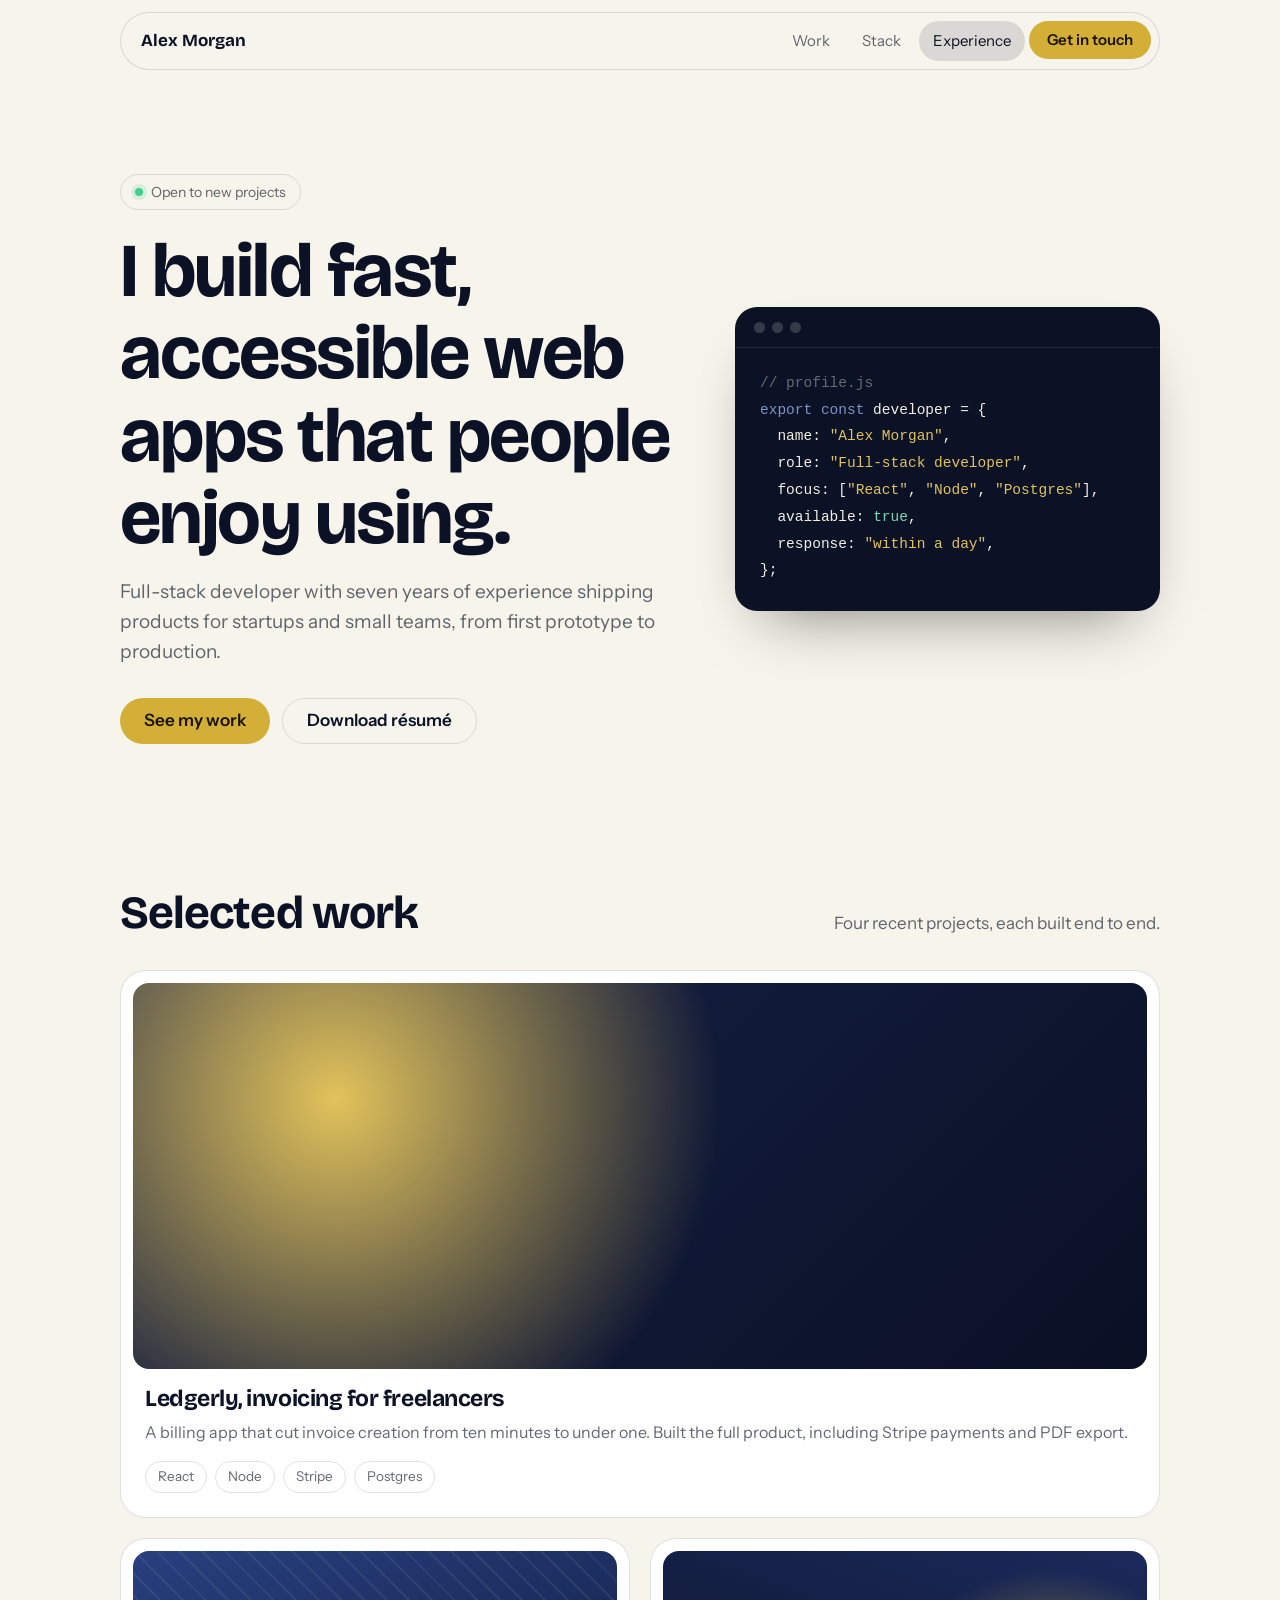
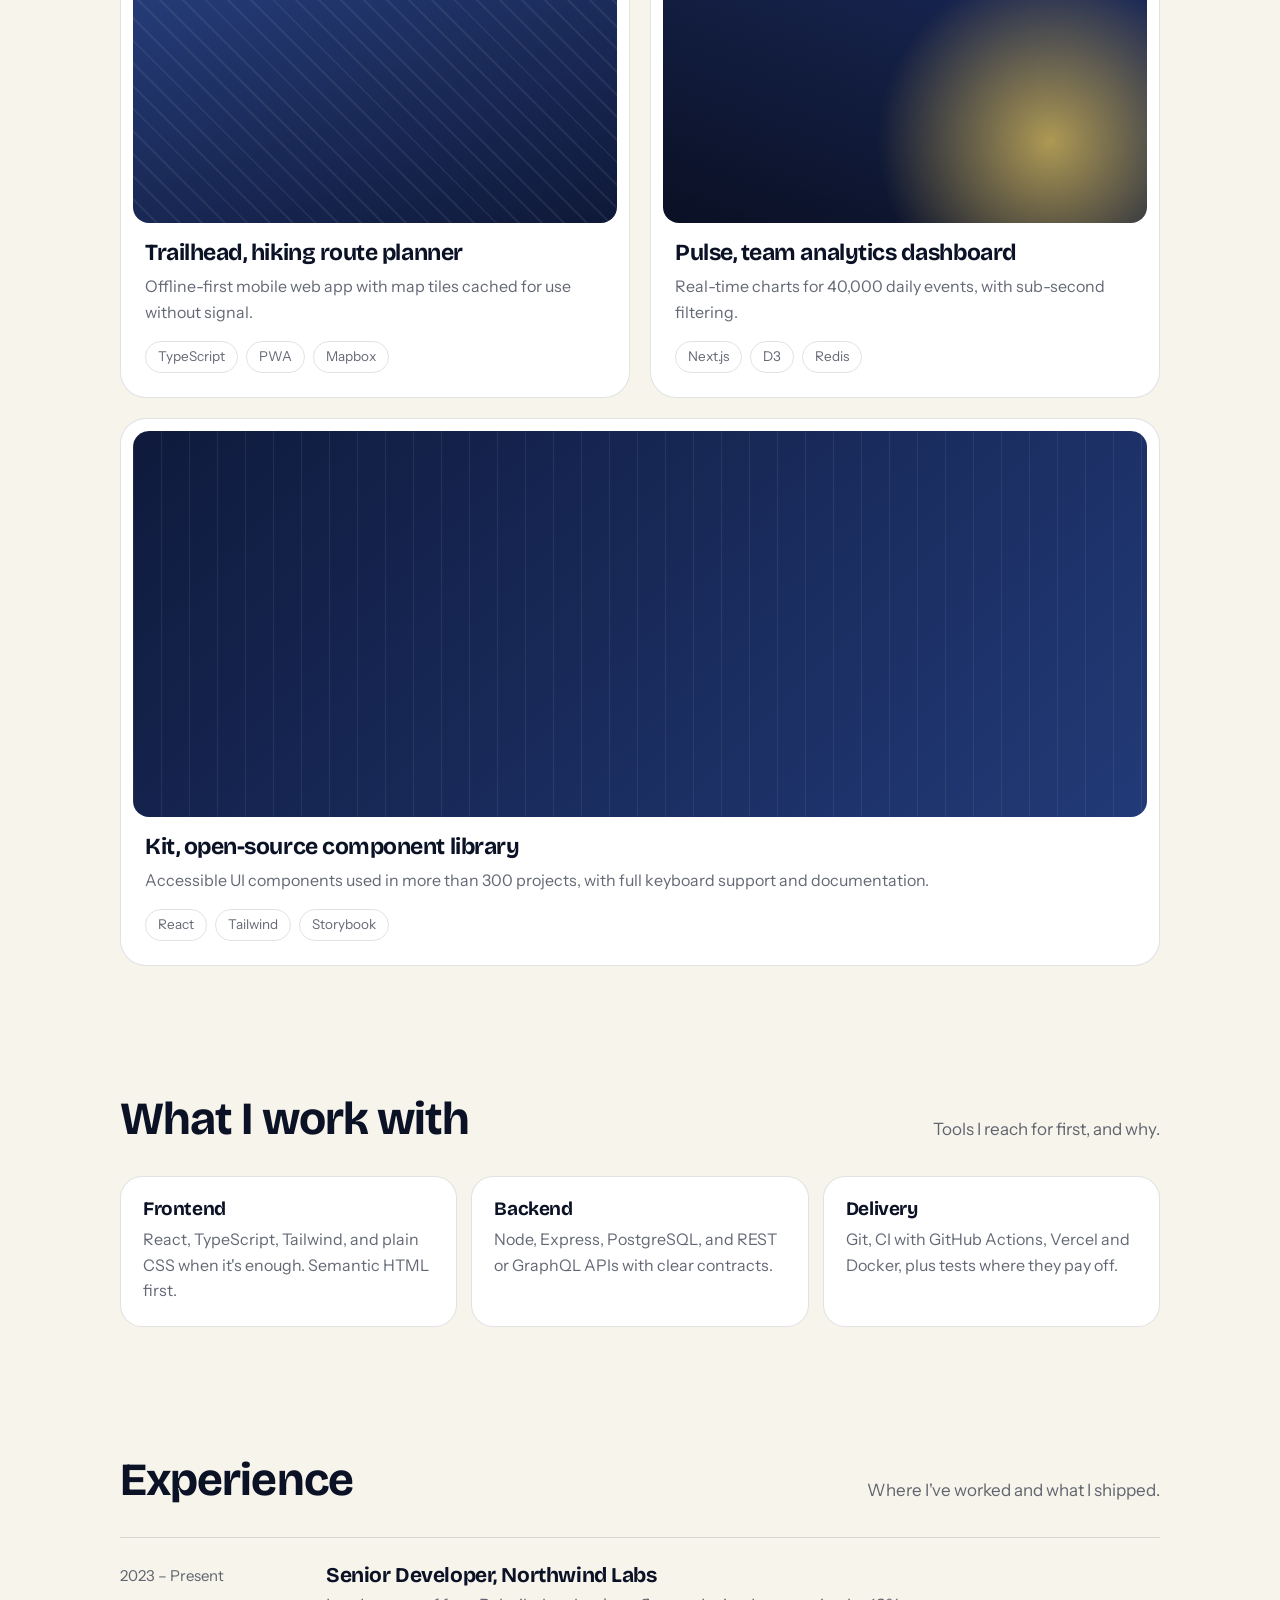
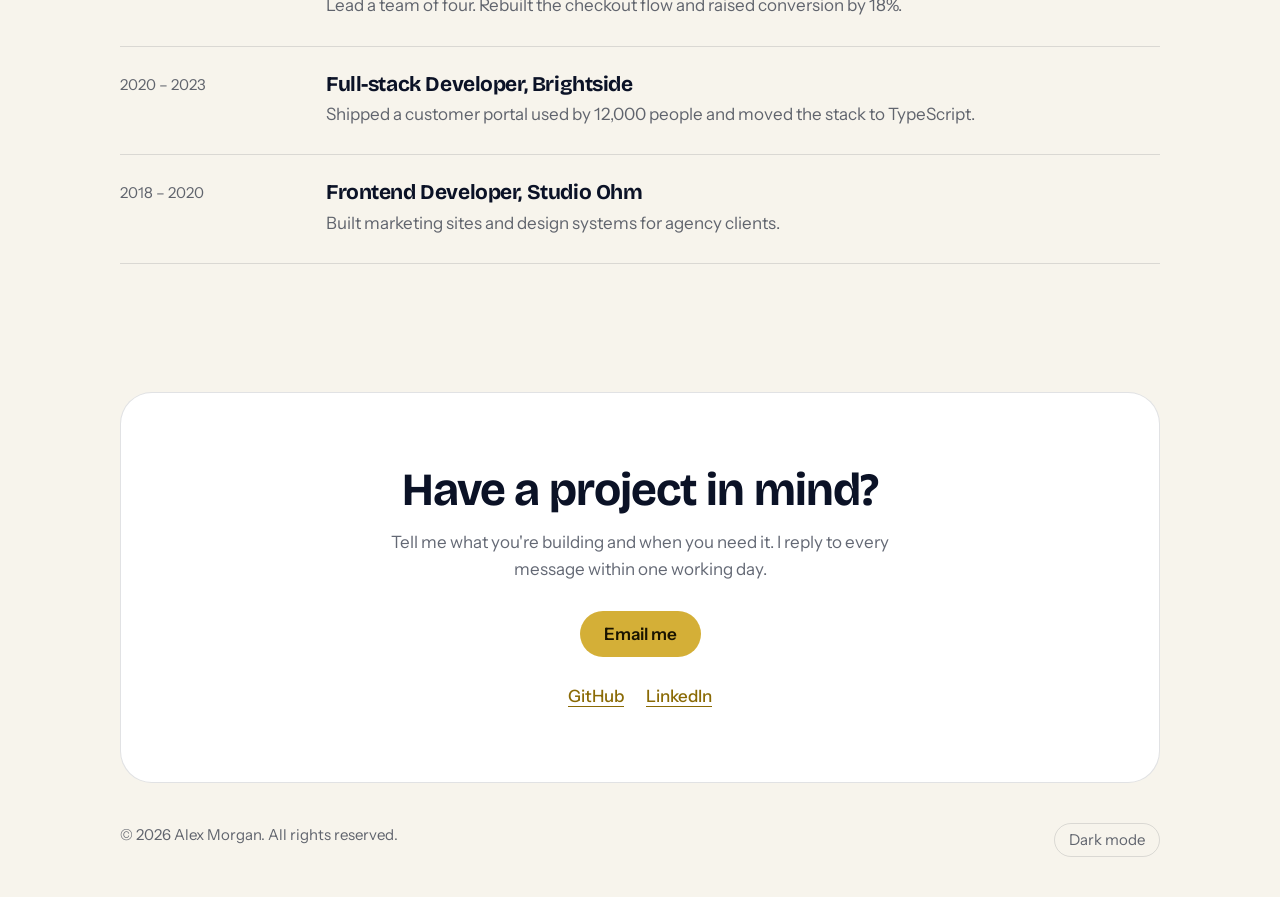
<file: index.html>
<!DOCTYPE html>
<html lang="en">
<head>
<meta charset="utf-8">
<meta name="viewport" content="width=device-width, initial-scale=1, viewport-fit=cover">
<title>Alex Morgan | Full-stack developer</title>
<meta name="description" content="Alex Morgan is a full-stack developer who builds fast, accessible web apps with React, Node and Postgres. Available for new projects.">
<meta name="theme-color" content="#f7f4ec" media="(prefers-color-scheme: light)">
<meta name="theme-color" content="#0a1024" media="(prefers-color-scheme: dark)">
<link rel="canonical" href="https://your-domain.com/">
<link rel="icon" href="favicon.svg" type="image/svg+xml">

<!-- Social sharing: replace your-domain.com with your real address. Image URLs must be absolute. -->
<meta property="og:type" content="website">
<meta property="og:title" content="Alex Morgan | Full-stack developer">
<meta property="og:description" content="I build fast, accessible web apps that people enjoy using.">
<meta property="og:url" content="https://your-domain.com/">
<meta property="og:image" content="https://your-domain.com/assets/og-image.png">
<meta property="og:image:width" content="1200">
<meta property="og:image:height" content="630">
<meta name="twitter:card" content="summary_large_image">

<script type="application/ld+json">
{
  "@context": "https://schema.org",
  "@type": "Person",
  "name": "Alex Morgan",
  "jobTitle": "Full-stack developer",
  "url": "https://your-domain.com/",
  "email": "mailto:hello@your-domain.com",
  "sameAs": ["https://github.com/your-username", "https://www.linkedin.com/in/your-username"]
}
</script>

<!-- Applies a saved theme before first paint, so there is no flash. -->
<script>try{var t=localStorage.getItem("theme");if(t==="light"||t==="dark")document.documentElement.dataset.theme=t}catch(e){}</script>

<link rel="preconnect" href="https://fonts.googleapis.com">
<link rel="preconnect" href="https://fonts.gstatic.com" crossorigin>
<link href="https://fonts.googleapis.com/css2?family=Bricolage+Grotesque:opsz,wght@12..96,500;12..96,700&family=Instrument+Sans:wght@400;500;600&display=swap" rel="stylesheet">
<link rel="stylesheet" href="css/styles.css">
</head>
<body>
<a class="skip" href="#top">Skip to content</a>
<header>
  <div class="wrap">
    <nav aria-label="Main">
      <a class="brand" href="#top">Alex Morgan</a>
      <ul>
        <li><a href="#work">Work</a></li>
        <li><a href="#stack">Stack</a></li>
        <li><a href="#experience">Experience</a></li>
        <li><a class="btn" href="#contact">Get in touch</a></li>
      </ul>
    </nav>
  </div>
</header>

<main id="top" class="wrap" tabindex="-1">
  <div class="hero">
    <div>
      <span class="status"><i></i>Open to new projects</span>
      <h1>I build fast, accessible web apps that people enjoy using.</h1>
      <p class="lede">Full-stack developer with seven years of experience shipping products for startups and small teams, from first prototype to production.</p>
      <div class="actions">
        <a class="btn" href="#work">See my work</a>
        <a class="btn ghost" href="assets/resume.pdf" download="Alex-Morgan-Resume.pdf">Download résumé</a>
      </div>
    </div>
    <div class="code" aria-label="Developer profile snippet">
      <div class="bar" aria-hidden="true"><span></span><span></span><span></span></div>
<pre><span class="c">// profile.js</span>
<span class="k">export const</span> developer = {
  name: <span class="s">"Alex Morgan"</span>,
  role: <span class="s">"Full-stack developer"</span>,
  focus: [<span class="s">"React"</span>, <span class="s">"Node"</span>, <span class="s">"Postgres"</span>],
  available: <span class="v">true</span>,
  response: <span class="s">"within a day"</span>,
};</pre>
    </div>
  </div>

  <section id="work">
    <div class="head">
      <h2>Selected work</h2>
      <p>Four recent projects, each built end to end.</p>
    </div>
    <div class="projects">
      <article class="card wide">
        <div class="thumb t1" role="img" aria-label="Abstract gold glow on navy"></div>
        <div class="body">
          <h3><a href="https://example.com/ledgerly" target="_blank" rel="noopener">Ledgerly, invoicing for freelancers</a></h3>
          <p>A billing app that cut invoice creation from ten minutes to under one. Built the full product, including Stripe payments and PDF export.</p>
          <ul class="tags"><li>React</li><li>Node</li><li>Stripe</li><li>Postgres</li></ul>
        </div>
      </article>
      <article class="card">
        <div class="thumb t2" role="img" aria-label="Diagonal line pattern"></div>
        <div class="body">
          <h3><a href="https://example.com/trailhead" target="_blank" rel="noopener">Trailhead, hiking route planner</a></h3>
          <p>Offline-first mobile web app with map tiles cached for use without signal.</p>
          <ul class="tags"><li>TypeScript</li><li>PWA</li><li>Mapbox</li></ul>
        </div>
      </article>
      <article class="card">
        <div class="thumb t3" role="img" aria-label="Warm gold light in the corner"></div>
        <div class="body">
          <h3><a href="https://example.com/pulse" target="_blank" rel="noopener">Pulse, team analytics dashboard</a></h3>
          <p>Real-time charts for 40,000 daily events, with sub-second filtering.</p>
          <ul class="tags"><li>Next.js</li><li>D3</li><li>Redis</li></ul>
        </div>
      </article>
      <article class="card wide">
        <div class="thumb t4" role="img" aria-label="Fine grid pattern"></div>
        <div class="body">
          <h3><a href="https://example.com/kit" target="_blank" rel="noopener">Kit, open-source component library</a></h3>
          <p>Accessible UI components used in more than 300 projects, with full keyboard support and documentation.</p>
          <ul class="tags"><li>React</li><li>Tailwind</li><li>Storybook</li></ul>
        </div>
      </article>
    </div>
  </section>

  <section id="stack">
    <div class="head">
      <h2>What I work with</h2>
      <p>Tools I reach for first, and why.</p>
    </div>
    <div class="stack">
      <div><h3>Frontend</h3><p>React, TypeScript, Tailwind, and plain CSS when it's enough. Semantic HTML first.</p></div>
      <div><h3>Backend</h3><p>Node, Express, PostgreSQL, and REST or GraphQL APIs with clear contracts.</p></div>
      <div><h3>Delivery</h3><p>Git, CI with GitHub Actions, Vercel and Docker, plus tests where they pay off.</p></div>
    </div>
  </section>

  <section id="experience">
    <div class="head">
      <h2>Experience</h2>
      <p>Where I've worked and what I shipped.</p>
    </div>
    <div class="jobs">
      <div class="job">
        <time datetime="2023">2023 – Present</time>
        <div><h3>Senior Developer, Northwind Labs</h3><p>Lead a team of four. Rebuilt the checkout flow and raised conversion by 18%.</p></div>
      </div>
      <div class="job">
        <time datetime="2020">2020 – 2023</time>
        <div><h3>Full-stack Developer, Brightside</h3><p>Shipped a customer portal used by 12,000 people and moved the stack to TypeScript.</p></div>
      </div>
      <div class="job">
        <time datetime="2018">2018 – 2020</time>
        <div><h3>Frontend Developer, Studio Ohm</h3><p>Built marketing sites and design systems for agency clients.</p></div>
      </div>
    </div>
  </section>

  <section id="contact" style="padding-bottom:0">
    <div class="contact">
      <h2>Have a project in mind?</h2>
      <p>Tell me what you're building and when you need it. I reply to every message within one working day.</p>
      <a class="btn" href="mailto:hello@your-domain.com">Email me</a>
      <ul class="links" aria-label="Elsewhere">
        <li><a href="https://github.com/your-username" target="_blank" rel="noopener">GitHub</a></li>
        <li><a href="https://www.linkedin.com/in/your-username" target="_blank" rel="noopener">LinkedIn</a></li>
      </ul>
    </div>
  </section>

  <footer>
    <span>© <span id="yr">2026</span> Alex Morgan. All rights reserved.</span>
    <button class="toggle" id="theme" type="button" aria-pressed="false">Dark mode</button>
  </footer>
</main>

<script src="js/main.js"></script>
</body>
</html>
</file>
<file: css/styles.css>
:root{
  --bg:#f7f4ec;--surface:#ffffff;--line:rgba(11,18,38,.12);--text:#0b1226;--muted:rgba(11,18,38,.64);
  --gold:#d4af37;--gold-text:#8a6a05;--gold-ink:#1a1400;--code:#0b1226;--code-text:#f4efe3;
  box-sizing:border-box;padding-top:env(safe-area-inset-top,0px);padding-bottom:env(safe-area-inset-bottom,0px);
}
@media (prefers-color-scheme:dark){
  :root:not([data-theme="light"]){--bg:#0a1024;--surface:#111a36;--line:rgba(244,239,227,.1);--text:#f4efe3;--muted:rgba(244,239,227,.62);--gold-text:#e2c25a;--code:#070c1b}
}
:root[data-theme="dark"]{--bg:#0a1024;--surface:#111a36;--line:rgba(244,239,227,.1);--text:#f4efe3;--muted:rgba(244,239,227,.62);--gold-text:#e2c25a;--code:#070c1b}
html{scroll-behavior:smooth;scroll-padding-top:calc(env(safe-area-inset-top,0px) + 80px)}
*,*::before,*::after{box-sizing:border-box}
body{margin:0;background:var(--bg);color:var(--text);font-family:"Instrument Sans",system-ui,-apple-system,"Segoe UI",sans-serif;font-size:17px;line-height:1.6;-webkit-font-smoothing:antialiased}
h1,h2,h3{font-family:"Bricolage Grotesque","Instrument Sans",system-ui,sans-serif;line-height:1.08;letter-spacing:-.02em;margin:0}
a{color:inherit}
.wrap{max-width:1080px;margin:0 auto;padding:0 20px}
:focus-visible{outline:2px solid var(--gold);outline-offset:3px;border-radius:6px}
main:focus{outline:none}
.skip{position:absolute;left:12px;top:-60px;z-index:20;padding:10px 18px;border-radius:999px;background:var(--gold);color:var(--gold-ink);font-weight:600;text-decoration:none;transition:top .15s}
.skip:focus{top:calc(env(safe-area-inset-top,0px) + 12px)}

/* nav */
header{position:sticky;top:env(safe-area-inset-top,0px);z-index:10;padding-top:12px}
nav{display:flex;align-items:center;justify-content:space-between;gap:12px;padding:8px 8px 8px 20px;border:1px solid var(--line);border-radius:999px;background:color-mix(in srgb,var(--bg) 78%,transparent);backdrop-filter:blur(14px);-webkit-backdrop-filter:blur(14px)}
.brand{font-family:"Bricolage Grotesque",sans-serif;font-weight:700;text-decoration:none}
nav ul{display:flex;gap:4px;list-style:none;margin:0;padding:0}
nav ul a{display:block;padding:8px 14px;border-radius:999px;text-decoration:none;font-size:15px;color:var(--muted);transition:color .2s,background .2s}
nav ul a:hover,nav ul a[aria-current]{color:var(--text);background:var(--line)}
@media (max-width:640px){nav ul li:not(:last-child){display:none}}
.btn{display:inline-flex;align-items:center;justify-content:center;height:46px;padding:0 24px;border-radius:999px;background:var(--gold);color:var(--gold-ink);font-weight:600;text-decoration:none;border:0;transition:transform .15s,filter .2s}
.btn:hover{filter:brightness(1.08)}.btn:active{transform:scale(.98)}
.btn.ghost{background:transparent;color:var(--text);border:1px solid var(--line)}
.btn.ghost:hover{border-color:var(--gold);filter:none}
nav .btn{height:38px;padding:0 18px;font-size:15px}

/* hero */
.hero{display:grid;gap:40px;padding:72px 0 56px;align-items:center}
@media (min-width:900px){.hero{grid-template-columns:1.15fr .85fr;padding:104px 0 80px}}
.status{display:inline-flex;align-items:center;gap:8px;padding:6px 14px;border:1px solid var(--line);border-radius:999px;font-size:14px;color:var(--muted)}
.status i{width:8px;height:8px;border-radius:50%;background:#3ecf8e;box-shadow:0 0 0 4px rgba(62,207,142,.18)}
h1{font-size:clamp(40px,7vw,76px);font-weight:700;margin:20px 0 18px}
.lede{max-width:34em;color:var(--muted);font-size:19px;margin:0 0 30px}
.actions{display:flex;flex-wrap:wrap;gap:12px}

/* code card: the one memorable element */
.code{background:var(--code);color:var(--code-text);border-radius:22px;border:1px solid var(--line);box-shadow:0 30px 60px -30px rgba(0,0,0,.5);overflow:hidden}
.code .bar{display:flex;gap:7px;padding:14px 18px;border-bottom:1px solid rgba(244,239,227,.08)}
.code .bar span{width:11px;height:11px;border-radius:50%;background:rgba(244,239,227,.18)}
.code pre{margin:0;padding:22px 24px 26px;font:14.5px/1.85 ui-monospace,SFMono-Regular,Menlo,Consolas,monospace;overflow-x:auto}
.k{color:#7f93c9}.s{color:#e2c25a}.v{color:#7ad9b0}.c{color:rgba(244,239,227,.4)}

/* sections */
section{padding:64px 0}
.head{display:flex;align-items:end;justify-content:space-between;gap:20px;margin-bottom:32px;flex-wrap:wrap}
h2{font-size:clamp(30px,4.5vw,46px);font-weight:700}
.head p{margin:0;color:var(--muted);max-width:26em}

.projects{display:grid;gap:20px}
@media (min-width:720px){.projects{grid-template-columns:1fr 1fr}.projects .wide{grid-column:1/-1}}
.card{position:relative;background:var(--surface);border:1px solid var(--line);border-radius:26px;padding:12px;display:flex;flex-direction:column;transition:border-color .25s}
.card:hover,.card:focus-within{border-color:color-mix(in srgb,var(--gold) 60%,transparent)}
.card h3 a{text-decoration:none}
.card h3 a::after{content:"";position:absolute;inset:0;border-radius:26px}
.card h3 a:hover{color:var(--gold-text)}
.card h3 a:focus-visible{outline:none}
.card:has(h3 a:focus-visible){outline:2px solid var(--gold);outline-offset:3px}
.thumb{aspect-ratio:16/9;border-radius:16px;position:relative;overflow:hidden}
.wide .thumb{aspect-ratio:21/8}
.t1{background:radial-gradient(circle at 20% 30%,#e2c25a 0,transparent 45%),linear-gradient(135deg,#16224a,#0a1024)}
.t2{background:repeating-linear-gradient(45deg,rgba(244,239,227,.07) 0 2px,transparent 2px 16px),linear-gradient(160deg,#28407f,#0e1838)}
.t3{background:radial-gradient(circle at 80% 70%,rgba(226,194,90,.75) 0,transparent 40%),linear-gradient(200deg,#1b2a5c,#0a1024)}
.t4{background:linear-gradient(90deg,rgba(244,239,227,.08) 1px,transparent 1px) 0 0/28px 28px,linear-gradient(135deg,#0f1a3c,#223a78)}
.card .body{padding:18px 12px 12px;display:flex;flex-direction:column;flex:1}
.card h3{font-size:23px}
.card p{margin:8px 0 16px;color:var(--muted);font-size:16px}
.tags{display:flex;flex-wrap:wrap;gap:8px;margin-top:auto}
.tags li{list-style:none;padding:4px 12px;border:1px solid var(--line);border-radius:999px;font-size:13.5px;color:var(--muted)}
.tags{padding:0;margin-bottom:0}

.stack{display:grid;gap:14px}
@media (min-width:720px){.stack{grid-template-columns:repeat(3,1fr)}}
.stack div{background:var(--surface);border:1px solid var(--line);border-radius:22px;padding:22px}
.stack h3{font-size:19px;margin-bottom:8px}
.stack p{margin:0;color:var(--muted);font-size:16px}

.jobs{border-top:1px solid var(--line)}
.job{display:grid;gap:6px;padding:26px 0;border-bottom:1px solid var(--line)}
@media (min-width:720px){.job{grid-template-columns:200px 1fr}}
.job time{color:var(--muted);font-size:15px}
.job h3{font-size:21px}
.job p{margin:6px 0 0;color:var(--muted)}

.contact{background:var(--surface);border:1px solid var(--line);border-radius:32px;padding:clamp(32px,6vw,72px);text-align:center;margin-bottom:40px}
.contact h2{margin-bottom:14px}
.contact p{margin:0 auto 28px;color:var(--muted);max-width:30em}
.links{display:flex;justify-content:center;gap:22px;list-style:none;margin:26px 0 0;padding:0}
.links a{color:var(--gold-text);font-weight:500;text-underline-offset:4px}
.links a:hover{text-decoration-thickness:2px}
footer{padding:0 0 40px;color:var(--muted);font-size:15px;display:flex;justify-content:space-between;flex-wrap:wrap;gap:10px}
.toggle{background:none;border:1px solid var(--line);color:var(--muted);border-radius:999px;padding:4px 14px;font:inherit;cursor:pointer}
.toggle:hover{color:var(--text);border-color:var(--gold)}
.notfound{min-height:70vh;display:grid;align-content:center;justify-items:start;gap:16px;padding:64px 0}
.notfound p{margin:0;color:var(--muted);max-width:28em}
.notfound .actions{margin-top:8px}
@media print{header,.toggle,.skip{display:none}body{background:#fff;color:#000}.card,.stack div,.contact{break-inside:avoid}}
@media (prefers-reduced-motion:reduce){html{scroll-behavior:auto}*{transition:none!important}}
</file>
